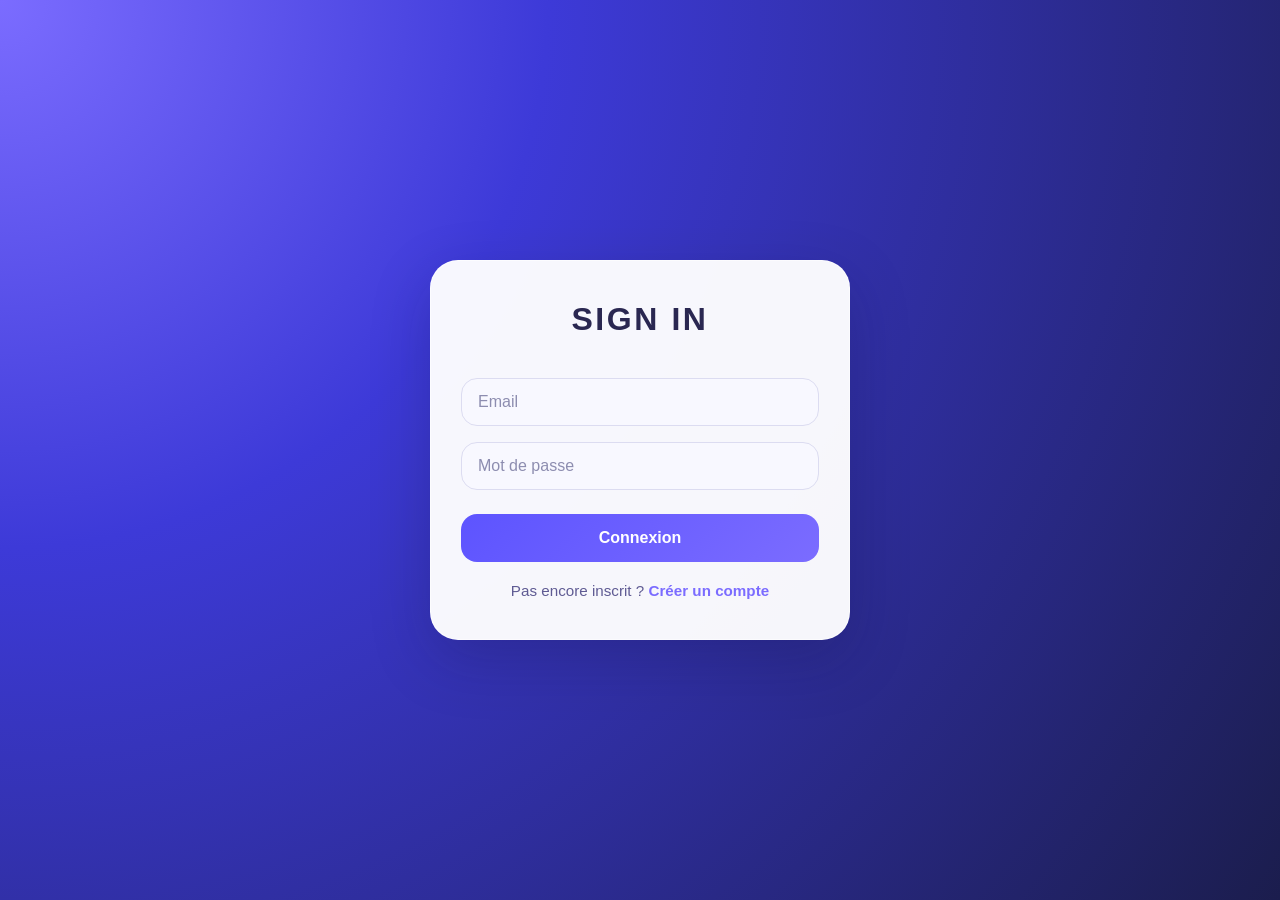
<file: index.html>
<!DOCTYPE html>
<html lang="fr">
<head>
  <meta charset="UTF-8">
  <meta name="viewport" content="width=device-width, initial-scale=1.0">
  <link rel="stylesheet" href="index.css">
  <title>Sign In</title>
</head>
<body>
  <div class="form">
    <h1>Sign In</h1>

    <input id="email" type="email" placeholder="Email">
    <input id="password" type="password" placeholder="Mot de passe">
    <button id="btn">Connexion</button>
    <p class="form-link">Pas encore inscrit ? <a href="Signup.html">Créer un compte</a></p>
  </div>

  <script src="login.js"></script>
</body>
</html>
</file>
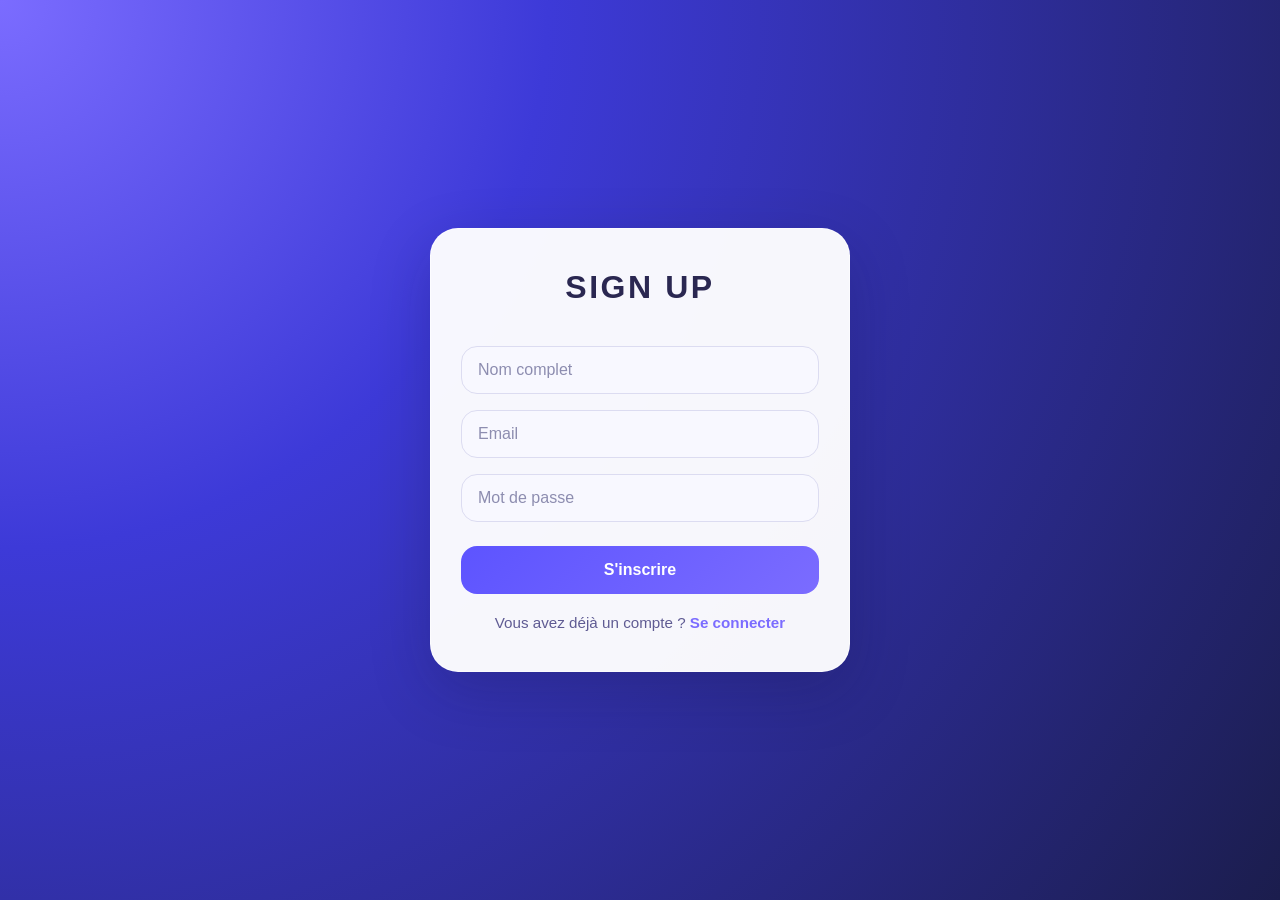
<file: Signup.html>
<!DOCTYPE html>
<html lang="en">
<head>
  <meta charset="UTF-8">
  <meta name="viewport" content="width=device-width, initial-scale=1.0">
  <link rel="stylesheet" href="index.css">
  <title>Document</title>
</head>
<body>
  <div class="form">
    <h1>sign up</h1>

    <input id="name" type="text" placeholder="Nom complet">
    <input id="email" type="email" placeholder="Email">
    <input id="password" type="password" placeholder="Mot de passe">
    <button id="btn">S'inscrire</button>
    <p class="form-link">Vous avez déjà un compte ? <a href="index.html">Se connecter</a></p>
  </div>    

  <script src="Signup.js"></script>
</body>
</html>
</file>
<file: index.css>
* {
  box-sizing: border-box;
  margin: 0;
  padding: 0;
}

body {
  min-height: 100vh;
  display: flex;
  justify-content: center;
  align-items: center;
  font-family: "Segoe UI", Tahoma, Geneva, Verdana, sans-serif;
  background: radial-gradient(circle at top left, #7b6cff 0%, #3d3ad8 35%, #1b1d4d 100%);
  color: #1b1b32;
}

.form {
  width: min(420px, 90vw);
  padding: 40px 30px;
  border-radius: 28px;
  background: rgba(255, 255, 255, 0.96);
  box-shadow: 0 20px 60px rgba(18, 18, 56, 0.22);
  border: 1px solid rgba(255, 255, 255, 0.65);
  text-align: center;
}

.form h1 {
  font-size: 2rem;
  letter-spacing: 0.08em;
  text-transform: uppercase;
  margin-bottom: 24px;
  color: #2a2751;
}

.form input {
  width: 100%;
  padding: 14px 16px;
  margin-top: 16px;
  border: 1px solid #dcdcf1;
  border-radius: 16px;
  background: #f8f8ff;
  font-size: 1rem;
  color: #36364f;
  transition: border-color 0.2s ease, box-shadow 0.2s ease;
}

.form input:focus {
  outline: none;
  border-color: #7b6cff;
  box-shadow: 0 0 0 4px rgba(123, 108, 255, 0.12);
}

.form input::placeholder {
  color: #8d8db0;
}

.form button {
  width: 100%;
  margin-top: 24px;
  padding: 15px 18px;
  border: none;
  border-radius: 16px;
  background: linear-gradient(135deg, #5d54ff, #7b6cff);
  color: #ffffff;
  font-size: 1rem;
  font-weight: 700;
  cursor: pointer;
  transition: transform 0.2s ease, box-shadow 0.2s ease, background 0.2s ease;
}

.form button:hover {
  transform: translateY(-1px);
  box-shadow: 0 16px 28px rgba(123, 108, 255, 0.22);
}

.form-link {
  margin-top: 20px;
  font-size: 0.95rem;
  color: #5f5b93;
}

.form-link a {
  color: #7b6cff;
  text-decoration: none;
  font-weight: 700;
}

.form-link a:hover {
  text-decoration: underline;
}

@media (max-width: 480px) {
  .form {
    padding: 32px 20px;
  }

  .form h1 {
    font-size: 1.6rem;
  }
}
</file>
